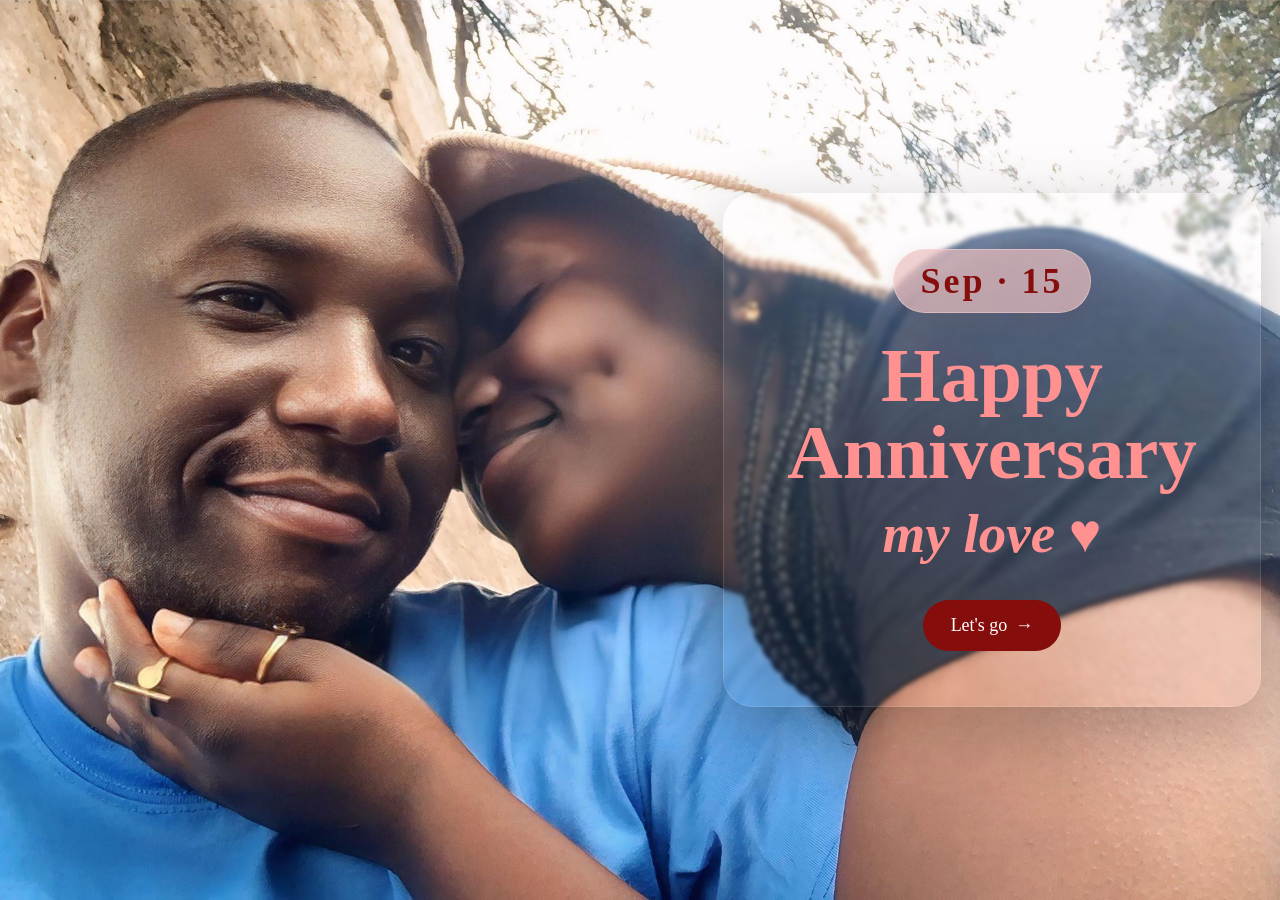
<file: index.html>
<!DOCTYPE html>
<html lang="en">

<head>
    <meta charset="UTF-8">

    <meta name="viewport" content="width=device-width, initial-scale=1.0">

    <title>Happy Anniversary ❤️</title>

    <link rel="stylesheet" href="style.css">
</head>

<body>

    <main class="landing-page">

        <section class="welcome-content">

            <p class="date">
                Sep · 15
            </p>

            <h1>
                Happy Anniversary
            </h1>

            <h2>
                my love <span class="normal-text">♥️</span>
            </h2>

            <a href="page2.html" class="start-button">
                Let's go<span>→</span>
            </a>

        </section>

    </main>

</body>

</html>
</file>
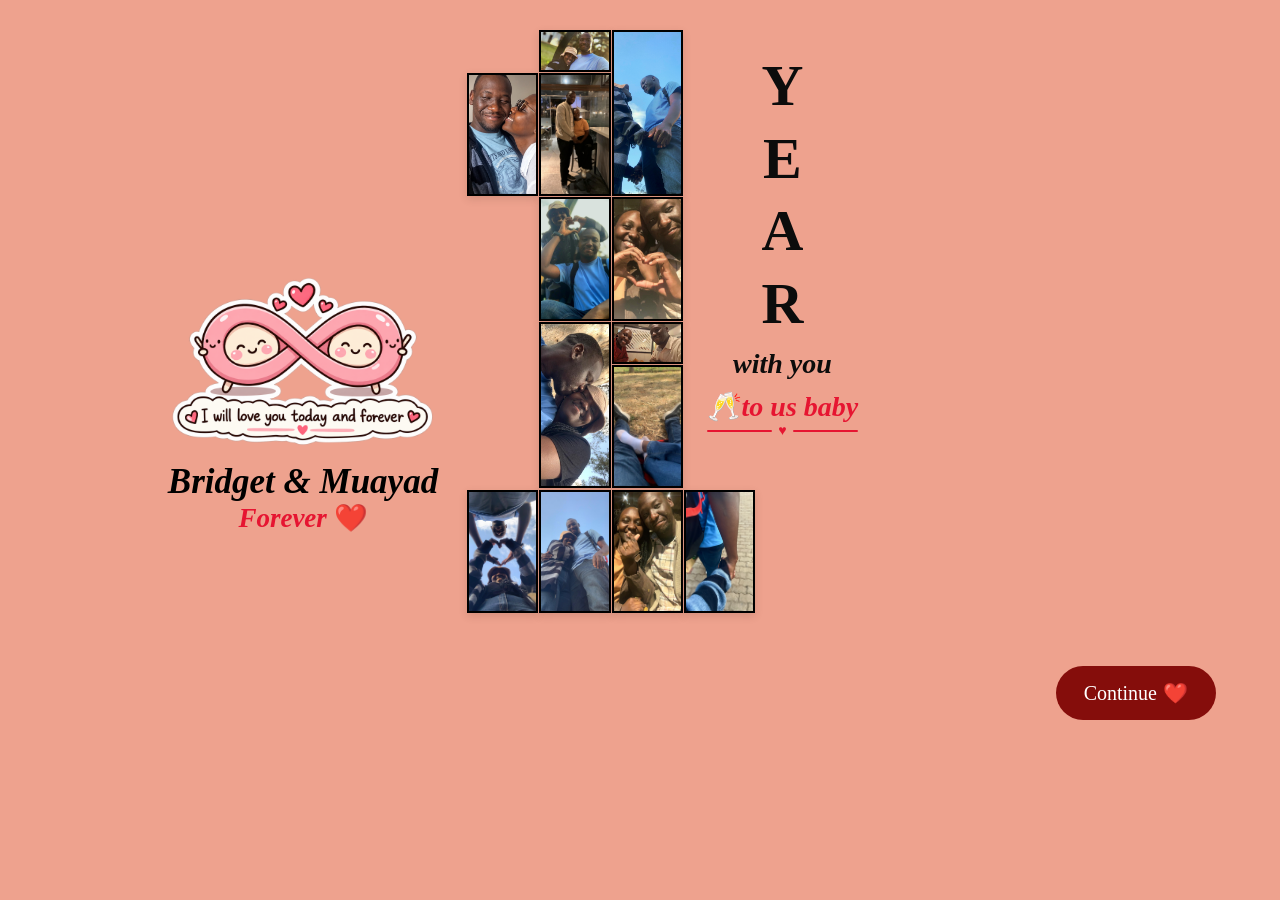
<file: page2.html>
<!DOCTYPE html>
<html lang="en">

<head>
    <meta charset="UTF-8">

    <meta name="viewport" content="width=device-width, initial-scale=1.0">

    <title>One Year With You ❤️</title>

    <link rel="stylesheet" href="style.css">
</head>

<body>

    <main class="year-page">

        <!-- PHOTO COLLAGE -->
        <section class="one-section">

            <div class="photo-one">

                <img src="assets/images/Photo1.jpg" alt="">
                <img src="assets/images/Photo2.jpg" alt="">
                <img src="assets/images/Photo3.jpg" alt="">
                <img src="assets/images/Photo4.jpg" alt="">
                <img src="assets/images/Photo5.jpg" alt="">
                <img src="assets/images/Photo6.jpg" alt="">
                <img src="assets/images/Photo7.jpg" alt="">
                <img src="assets/images/Photo8.jpg" alt="">
                <img src="assets/images/Photo9.jpg" alt="">
                <img src="assets/images/Photo10.jpg" alt="">
                <img src="assets/images/Photo11.jpg" alt="">
                <img src="assets/images/Photo12.jpg" alt="">
                <img src="assets/images/Holdinghands1.jpg" alt="">

            </div>


        </section>


        <!-- YEAR TEXT -->

        <section class="year-text">

            <div class="year-letters">
                <span>Y</span>
                <span>E</span>
                <span>A</span>
                <span>R</span>
            </div>

            <p class="with-you">
                with you
            </p>

            <p class="to-us">
                <span class="normal-text">🥂</span>to us baby 
            </p>

            <div class="pink-line">
                <span></span>
                <b>♥</b>
                <span></span>
            </div>

        </section>


        <!-- LOVE SECTION -->

        <section class="love-section">
        
            <!-- STICKER -->
            <img
                class="infinity-sticker"
                src="assets/stickers/infinity sticker.png"
                alt="Infinity"
            >
        
            <div class="love-text">
        <h2>Bridget & Muayad</h2>

        <p class="forever">
            Forever <span class="normal-text">❤️</span>
        </p>
         </div>

        </section>


        <!-- CONTINUE -->

            <a href="page3.html" class="continue-button">
                Continue<span>❤️</span>
            </a>    

    </main>

</body>

</html>
</file>
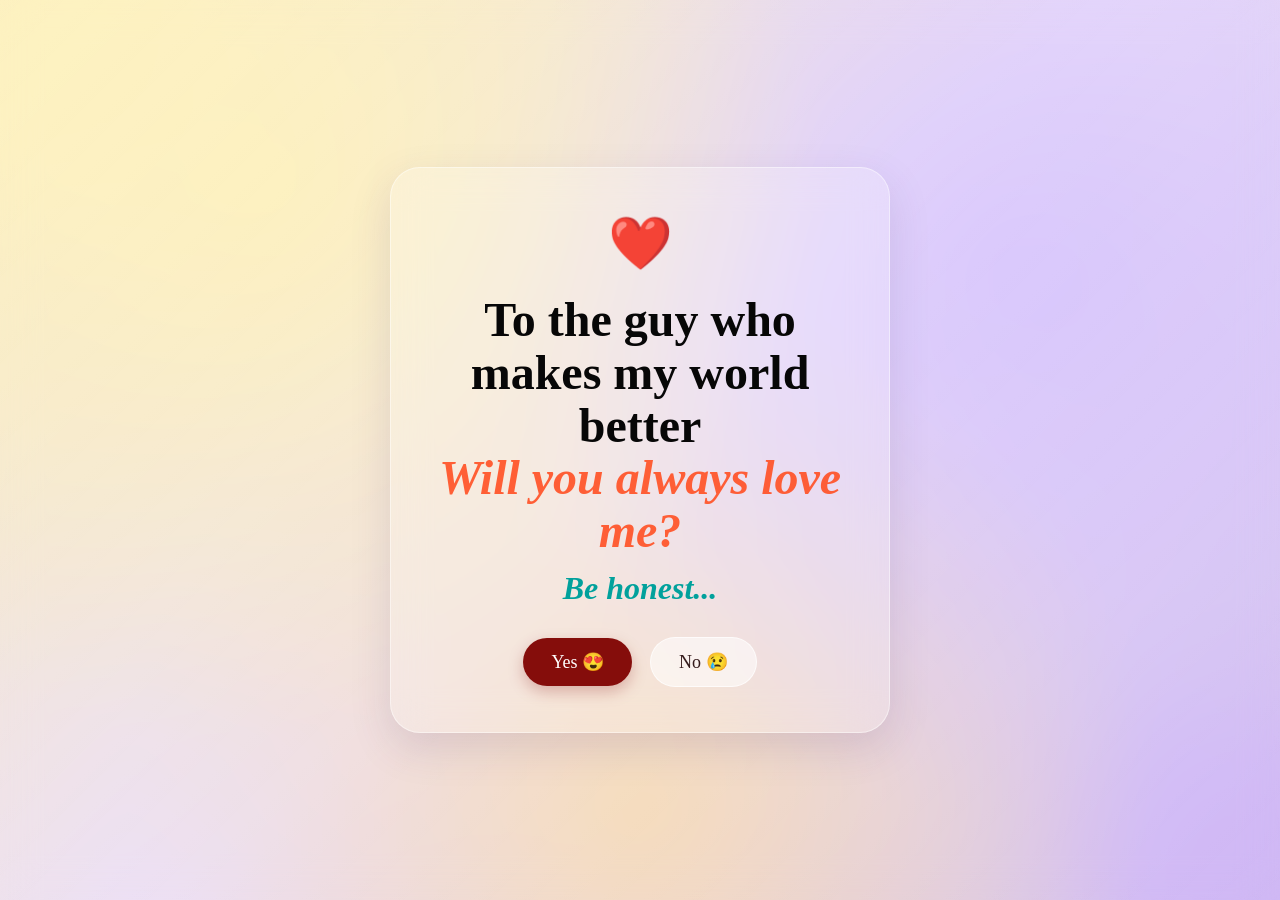
<file: page3.html>
<!DOCTYPE html>
<html lang="en">

<head>
    <meta charset="UTF-8">

    <meta
        name="viewport"
        content="width=device-width, initial-scale=1.0"
    >

    <title> Question? </title>

    <link rel="stylesheet" href="style.css">
</head>

<body>

    <!-- ==========================================
         PAGE 3
    =========================================== -->

    <section class="page3">

        <!-- FROSTED GLASS BACKGROUND -->
        <div class="frosted-background"></div>


        <!-- DECORATIVE GLOW -->
        <div class="glow glow-yellow"></div>
        <div class="glow glow-purple"></div>


        <!-- ======================================
             QUESTION CARD
        ======================================= -->

        <div class="question-card">

            <div class="question-heart">
                ❤️
            </div>

            <h1>To the guy who makes my world better</h1>

            <h2>Will you always love me?</h2>

            <p class="playful-text">
                Be honest...
            </p>


            <!-- ==================================
                 ANSWER BUTTONS
            =================================== -->

            <div class="answer-buttons">

                <button
                    class="yes-button"
                    onclick="goToPage4()"
                >
                    Yes 😍
                </button>


                <button
                    class="no-button"
                    id="noButton"
                >
                    No 😢
                </button>

            </div>

        </div>

    </section>


    <!-- JAVASCRIPT -->
    <script src="script.js"></script>

</body>

</html>
</file>
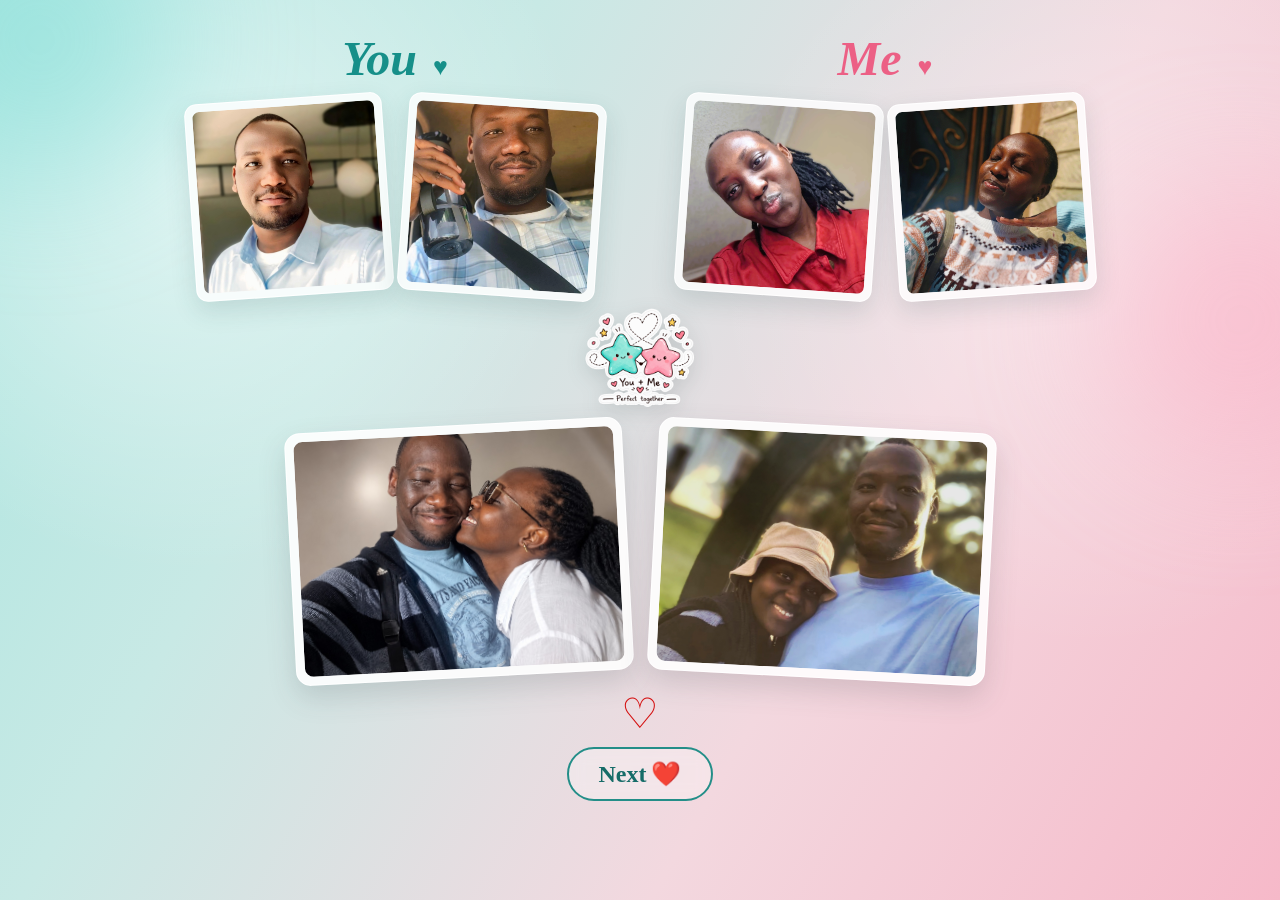
<file: page4.html>
<!DOCTYPE html>
<html lang="en">

<head>
    <meta charset="UTF-8">

    <meta
        name="viewport"
        content="width=device-width, initial-scale=1.0"
    >

    <title>Us forever</title>

    <link rel="stylesheet" href="style.css">
</head>

<body>

    <!-- ==========================================
         PAGE 4 — YOU & ME
    =========================================== -->

    <section class="page4">

        <!-- ======================================
             DECORATIVE BACKGROUND
        ======================================= -->

        <div class="page4-glow page4-glow-teal"></div>
        <div class="page4-glow page4-glow-pink"></div>


        <!-- ======================================
             TOP SECTION — YOU & ME
        ======================================= -->

        <div class="people-section">

            <!-- ==============================
                 YOU
            =============================== -->

            <div class="person person-you">

                <h2 class="person-title">
                    You
                    <span>♥</span>
                </h2>

                <div class="person-photos">

                    <div class="photo-frame photo-you-1">
                        <img
                            src="assets/images/Muayad1.jpg"
                            alt="You"
                        >
                    </div>

                    <div class="photo-frame photo-you-2">
                        <img
                            src="assets/images/Muayad2.jpg"
                            alt="You"
                        >
                    </div>

                </div>

            </div>


            <!-- ==============================
                 ME
            =============================== -->

            <div class="person person-me">

                <h2 class="person-title">
                    Me
                    <span>♥</span>
                </h2>

                <div class="person-photos">

                    <div class="photo-frame photo-me-1">
                        <img
                            src="assets/images/Bridget1.jpg"
                            alt="Me"
                        >
                    </div>

                    <div class="photo-frame photo-me-2">
                        <img
                            src="assets/images/Bridget2.jpg"
                            alt="Me"
                        >
                    </div>

                </div>

            </div>

        </div>



        <!-- ======================================
            CENTER STICKER
        ======================================= -->

        <div class="sticker-section">

            <img
                class="you-me-sticker"
                src="assets/stickers/Together.png"
                alt="You and Me"
            >
        
        </div>


        <!-- ======================================
             COUPLE PHOTOS
        ======================================= -->

        <div class="couple-section">

            <div class="couple-photo couple-photo-1">
                <img
                    src="assets/images/Photo1.jpg"
                    alt="Us together"
                >
            </div>

            <div class="couple-photo couple-photo-2">
                <img
                    src="assets/images/Photo2.jpg"
                    alt="Us together"
                >
            </div>

        </div>


        <!-- ======================================
             BOTTOM MESSAGE
        ======================================= -->

        <div class="page4-bottom">

            <div class="little-hearts">
                ♡
            </div>

            <button
                class="page4-next"
                onclick="goToPage5()"
            >
                Next<span>❤️</span>
            </button>

        </div>

    </section>


    <!-- ==========================================
         JAVASCRIPT
    =========================================== -->

    <script src="script.js"></script>

</body>

</html>
</file>
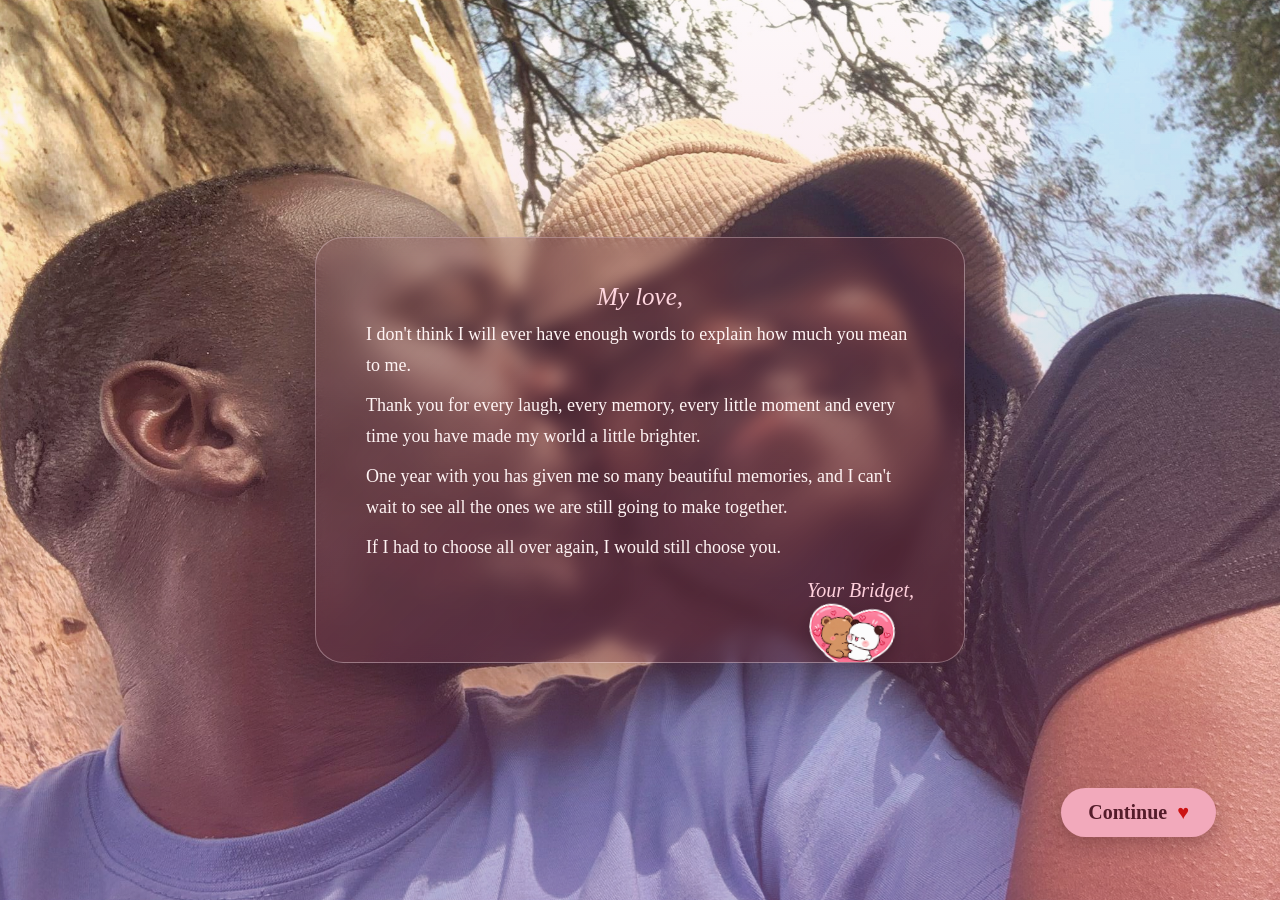
<file: page5.html>
<!DOCTYPE html>
<html lang="en">

<head>

    <meta charset="UTF-8">

    <meta
        name="viewport"
        content="width=device-width, initial-scale=1.0"
    >

    <title>My Love Letter ♥️</title>

    <link rel="stylesheet" href="style.css">

</head>

<body>

    <!-- ==========================================
         PAGE 5 — LOVE LETTER
    =========================================== -->

    <section class="page5">

        <!-- ======================================
             BACKGROUND PHOTO
        ======================================= -->

        <div class="letter-background"></div>


        <!-- ======================================
             LOVE LETTER CONTAINER
        ======================================= -->

        <div class="letter-card">

            <div class="letter-content">

                <p class="letter-opening">
                    My love,
                </p>

                <div class="letter-text">

                    <p>
                        I don't think I will ever have
                        enough words to explain how much you
                        mean to me.
                    </p>

                    <p>
                        Thank you for every laugh, every memory,
                        every little moment and every time you
                        have made my world a little brighter.
                    </p>

                    <p>
                        One year with you has given me so many
                        beautiful memories, and I can't wait to
                        see all the ones we are still going to
                        make together.
                    </p>

                    <p>
                        If I had to choose all over again,
                        I would still choose you.
                    </p>

                    <p class="letter-ending">
                        Your Bridget,
                    </p>

                </div>


                <!-- ==================================
                     STICKER
                =================================== -->

                <img
                    class="letter-sticker"
                    src="assets/stickers/Love.png"
                    alt="Love sticker"
                >

            </div>

        </div>


        <!-- ======================================
             NEXT BUTTON
        ======================================= -->

        <button
            class="page5-next"
            onclick="goToPage6()"
        >
            Continue
            <span>♥</span>
        </button>

    </section>


    <script src="script.js"></script>

</body>

</html>
</file>
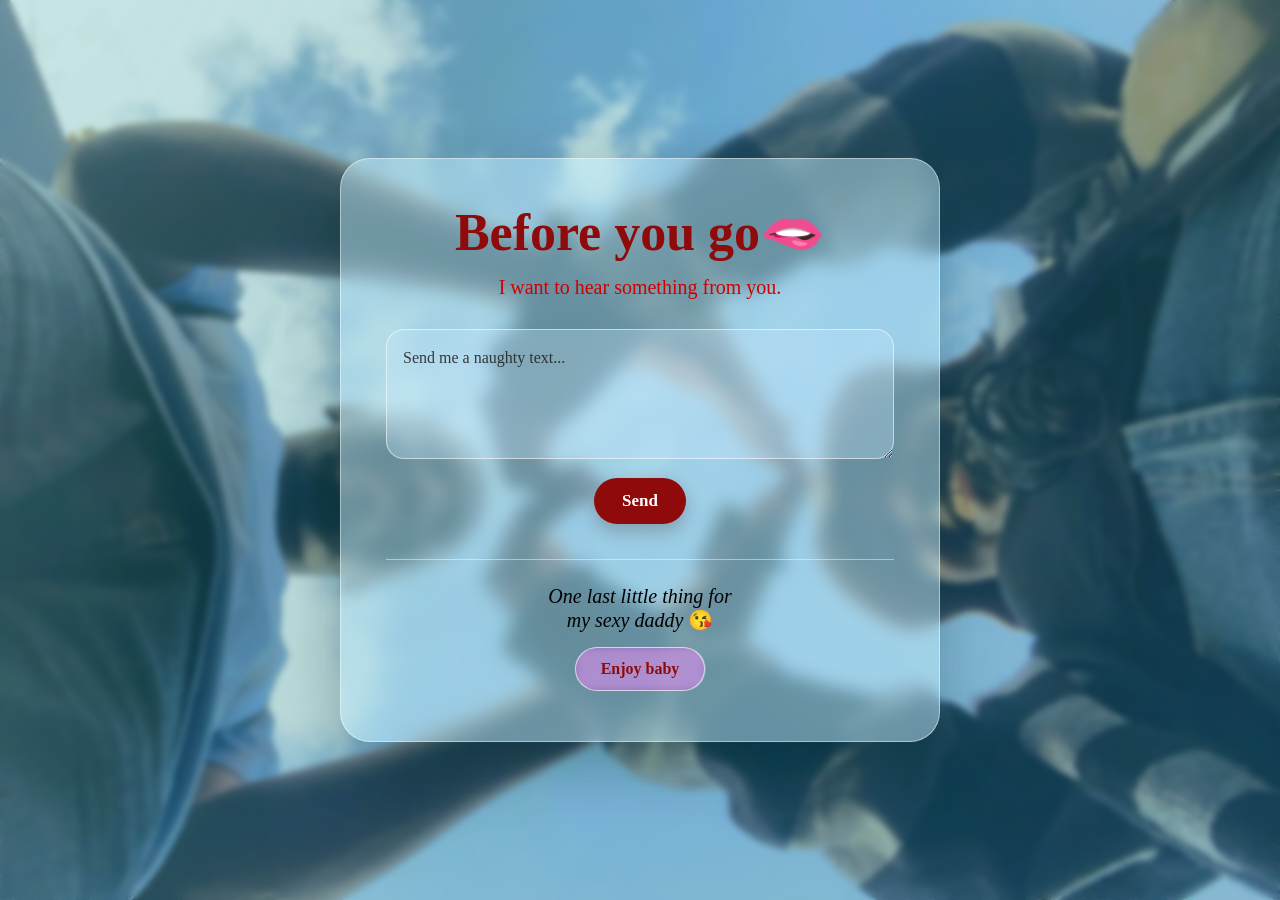
<file: page6.html>
<!DOCTYPE html>
<html lang="en">

<head>
    <meta charset="UTF-8">
    <meta name="viewport" content="width=device-width, initial-scale=1.0">

    <title>One Last Thing ❤️</title>

    <link rel="stylesheet" href="style.css">
</head>

<body>

<section class="page6">

    <!-- BACKGROUND PHOTO -->
    <div class="final-background"></div>

    <!-- TEAL MIRROR GLASS -->
    <div class="teal-glass"></div>

    <!-- MAIN CONTENT -->
    <div class="final-card">

        <h1>
            Before you go🫦
        </h1>

        <p class="final-message">
            I want to hear something from you.
        </p>

        <!-- MESSAGE SECTION -->
        <div class="message-section">

            <textarea
                id="messageInput"
                placeholder="Send me a naughty text... "
            ></textarea>

            <button class="send-message" onclick="sendMessage()">
                Send
            </button>

        </div>


        <!-- SONG SECTION -->
        <div class="song-section" id="songSection">

            <div class="song-line"></div>

            <p class="song-intro">
                One last little thing for<br>
                my sexy daddy <span class="normal-text">😘</span>
            </p>

            <a
                href="https://open.spotify.com/playlist/4qlVGHza8TkF3kbCUH947a?si=xibmU1BfRVSMkJ4o2d2mkg&utm_source=copy-link"
                target="_blank"
                class="song-button"
            >
                Enjoy baby
            </a>

        </div>

    </div>

</section>

<script src="script.js"></script>

</body>
</html>
</file>
<file: style.css>
/* ------------------------------
   BASIC RESET
------------------------------ */

* {
    margin: 0;
    padding: 0;
    box-sizing: border-box;
}

body {
    font-family: Georgia, serif;
    color: #ff9191;
}


/* ------------------------------
   LANDING PAGE
------------------------------ */

.landing-page {
    min-height: 100vh;
    width: 100%;

    display: flex;
    align-items: center;
    justify-content: center;

    position: relative;
    overflow: hidden;

    /* Your image fills the entire screen */
    background-image:
        url("assets/images/anniversary.jpg");

    background-size: cover;
    background-position: center;
    background-repeat: no-repeat;
}


/* ------------------------------
   PHOTO
------------------------------ */

.photo-container {
    position: absolute;

    width: 60%;
    max-width: 800px;

    left: 0%;
    top: 50%;

    transform: translateY(-50%);

    z-index: 1;

}

.couple-photo {
    width: 100%;
    display: block;

    filter: saturate(0.9);

    /* Soft shadow around the photograph */
    box-shadow:
        0 25px 60px rgba(70, 40, 50, 0.20);

    /*
       This makes the image slightly softer.
       We can adjust this later.
    */
    filter: saturate(0.9);
}


/* ------------------------------
   TEXT
------------------------------ */

.welcome-content {
    position: relative;

    z-index: 2;

    width: 42%;
    margin-left: 55%;

    text-align: center;

    padding: 55px 45px;

    display: flex;
    flex-direction: column;
    align-items: center;

    /* Glass effect */
    background: rgba(255, 255, 255, 0.015);

    backdrop-filter: blur(2px);
    -webkit-backdrop-filter: blur(2px);

    /* Glass border */
    border: 1px solid rgba(255, 255, 255, 0.12);

    /* Soft rounded shape */
    border-radius: 30px;

    /* Floating shadow */
    box-shadow:
        0 25px 70px rgba(0, 0, 0, 0.25);

    animation: appear 1.5s ease forwards;
}


.date {
    font-family: 'Times New Roman', Times, serif;

    font-size: 36px;
    font-weight: bold;
    letter-spacing: 3px;

    color: #850d0b;

    padding: 10px 26px;

    /* Soft pink-nude glass */
    background: rgba(235, 190, 190, 0.70);

    backdrop-filter: blur(2px);
    -webkit-backdrop-filter: blur(2px);

    /* Soft nude-pink border */
    border: 1px solid rgba(255, 220, 220, 0.45);

    border-radius: 50px;

    box-shadow:
        0 8px 25px rgba(120, 70, 70, 0.15);

    margin-bottom: 25px;

    opacity: 1;
}


h1 {
    font-size: clamp(45px, 6vw, 80px);

    line-height: 1.0;

    font-weight: bold;

    margin-bottom: 10px;
}

.normal-text {
    font-style: normal;
    font-weight: bold;
}

h2 {
    font-size: clamp(35px, 5vw, 55px);

    font-weight: bold;

    font-style: italic;

    margin-bottom: 35px;

    
}



/* ------------------------------
   BUTTON
------------------------------ */

.start-button {
    border: none;

    background: #850d0b;

    color: white;

    padding: 15px 28px;

    border-radius: 50px;

    font-size: 18px;

    text-decoration: none; /* removes underline */

    cursor: pointer;

    transition:
        transform 0.3s ease,
        box-shadow 0.3s ease;
}


.start-button span {
    display: inline-block;

    margin-left: 8px;

    transition: transform 0.3s ease;
}


.start-button:hover {
    transform: translateY(-4px);

    box-shadow:
        0 12px 30px rgba(70, 40, 50, 0.25);
}


.start-button:hover span {
    transform: translateX(5px);
}


/* ------------------------------
   PAGE LOAD ANIMATION
------------------------------ */

@keyframes appear {

    from {
        opacity: 0;
        transform: translateY(25px);
    }

    to {
        opacity: 1;
        transform: translateY(0);
    }

}


/* ------------------------------
   MOBILE
------------------------------ */

@media (max-width: 700px) {

    .landing-page {
        min-height: 100svh;
        width: 100%;

         background-image: url("assets/images/anniversary mobile.jpg");

        background-size: cover;
        background-position: center;
        background-repeat: no-repeat;
    }

    .welcome-content {
        width: 88%;
        margin-left: 0;

        padding: 45px 25px;

        border-radius: 25px;
    }

    .date {
        font-size: 28px;
        letter-spacing: 3px;
        margin-bottom: 15px;
    }

    h1 {
        font-size: clamp(42px, 12vw, 58px);
        line-height: 1;
    }

    h2 {
        font-size: clamp(28px, 8vw, 40px);
        margin-bottom: 30px;
    }

    .start-button {
        padding: 14px 26px;
        font-size: 17px;
    }
}


/*-----------------------------------------------------------------------------------------------------------
-------------------------------------------------------------------------------------------------------------*/

/* ==================================================
   PAGE 2 — ONE YEAR
   NEW COLLAGE LAYOUT
================================================== */

.year-page {
    min-height: 100svh;
    width: 100%;

    background: #eea28e;

    position: relative;

    display: flex;
    flex-direction: column;
    align-items: center;

    padding: 30px 20px 35px;

    overflow-x: hidden;

    color: #351c1c;
}


/* ==================================================
   THE NUMBER 1
================================================== */

.one-section {
    position: relative;

    width: 360px;
    height: 500px;

    margin-right: 130px;
}


/* ==================================================
   PHOTO COLLAGE — NUMBER 1
================================================== */

.photo-one {
    width: 100%;
    height: 100%;

    display: grid;

    grid-template-columns: repeat(5, 1fr);
    grid-template-rows: repeat(7, 1fr);

    gap: 1px;
}


/* ALL PHOTOS */

.photo-one img {
    width: 100%;
    height: 100%;

    object-fit: cover;

    display: block;

    opacity: 0;

    border: 2px solid rgb(0, 0, 0);

    box-shadow:
        0 3px 8px rgba(70, 40, 30, 0.15);

    animation: photoAppear 0.6s ease forwards;
}


/* ==================================================
   TOP — 3 PHOTOS
================================================== */

/* PHOTO 1 — wide and short */
.photo-one img:nth-child(1) {
    grid-column: 2;
    grid-row: 2;
}

/* PHOTO 2 — medium */
.photo-one img:nth-child(2) {
    grid-column: 3;
    grid-row: 1;
}

/* PHOTO 3 — taller/larger */
.photo-one img:nth-child(3) {
    grid-column: 4;
    grid-row: 1 / span 2;
}

/* ==================================================
   STEM — TWO COLUMNS
================================================== */

.photo-one img:nth-child(4) {
    grid-column: 3;
    grid-row: 2;
}

.photo-one img:nth-child(5) {
    grid-column: 4;
    grid-row: 3;
}

.photo-one img:nth-child(6) {
    grid-column: 3;
    grid-row: 3;
}

.photo-one img:nth-child(7) {
    grid-column: 4;
    grid-row: 4;
}

.photo-one img:nth-child(8) {
    grid-column: 3;
    grid-row: 4 / span 2;
}

.photo-one img:nth-child(9) {
    grid-column: 4;
    grid-row: 5;
}


/* ==================================================
   BOTTOM — 3 PHOTOS
================================================== */

.photo-one img:nth-child(10) {
    grid-column: 2;
    grid-row: 7;
}

.photo-one img:nth-child(11) {
    grid-column: 3;
    grid-row: 7;
}

.photo-one img:nth-child(12) {
    grid-column: 4;
    grid-row: 7; 
}
.photo-one img:nth-child(13) {
    grid-column: 5;
    grid-row: 7; 
}


/* ==================================================
   YEAR — RIGHT SIDE
================================================== */

.year-text {
    position: absolute;

    /*
       Place YEAR beside the 1
    */

    top: 50px;

    left: calc(47% + 105px);

    text-align: center;
}


/* YEAR */

.year-letters {
    display: flex;

    flex-direction: column;

    align-items: center;

    font-family: 'Times New Roman', Times, serif;

    font-weight: bold;

    font-size: 58px;

    line-height: 1.25;

    color: #0c0c0c;
}


.year-letters span {
    opacity: 0;

    animation:
        letterAppear 0.5s ease forwards;
}


.year-letters span:nth-child(1) {
    animation-delay: 1s;
}

.year-letters span:nth-child(2) {
    animation-delay: 1.1s;
}

.year-letters span:nth-child(3) {
    animation-delay: 1.2s;
}

.year-letters span:nth-child(4) {
    animation-delay: 1.3s;
}


/* with you */

.with-you {
    margin-top: 8px;
    margin-bottom: 5px;

    font-family: cursive;
    font-size: 28px;
    font-style: italic;
    font-weight: bold;
    color: #0c0c0c;

    opacity: 0;
    animation:
        fadeUp 0.8s ease 1.5s forwards;
}

/* to us baby */

.to-us {
    font-family: Times, serif;
    font-size: 28px;
    font-style: italic;
    font-weight: bold;
    color: #e61531;
    margin-top: 10px;
}


/* ==================================================
   PINK LINE
================================================== */

.pink-line {
    display: flex;
    align-items: center;
    justify-content: center;
    gap: 6px;
    margin-bottom: 8px;
}

.pink-line span {
    width: 65px;
    height: 2px;
    background: #e61531;
    border-radius: 10px;
}

.pink-line b {
    font-size: 14px;
    color: #e61531;
}


/* ==================================================
   LOVE SECTION
================================================== */

.love-section {
    position: absolute;
    left: 10%;
    top: 30%;
    width: 350px;

    display: flex;
    flex-direction: column;
    align-items: center;
    text-align: center;

    z-index: 5;
}

/* ==================================================
   INFINITY STICKER
================================================== */

.infinity-sticker {
    width: 280px;
    height: auto;

    display: block;

    opacity: 1;

    margin-bottom: 5px;
}


/* ==================================================
   BRIDGET & MUAYAD
================================================== */

.love-text h2 {
    font-family: cursive;
    font-size: 35px;
    font-weight: bold;

    color: #000000;

    margin: 0;
}


/* ==================================================
   FOREVER
================================================== */

.love-text .forever {
    font-family: cursive;
    font-size: 27px;
    font-style: italic;
    font-weight: bold;

    color: #e61531;

    margin: 0;
}


/*
   Keeps the heart in the
   normal emoji appearance
*/

.normal-text {
    font-family: Arial, sans-serif;
}


/* ==================================================
   CONTINUE
================================================== */

.continue-button {
    margin-top: 20px;
    position: absolute;
    right: 5%;
    bottom: 20%;

    z-index: 5;

    border: none;
    background: #850d0b;
    color: white;

    padding: 15px 28px;
    border-radius: 50px;
    font-size: 20px;

    text-decoration: none; /* removes underline */

    cursor: pointer;
    opacity: 0;
    animation:
        fadeUp 0.8s ease 2.4s forwards;
}


.continue-button span {
    display: inline-block;

    margin-left: 6px;

    transition:
        transform 0.3s ease;
}


.continue-button:hover span {
    transform: translateX(5px);
}


/* ==================================================
   ANIMATIONS
================================================== */

@keyframes photoAppear {

    from {
        opacity: 0;
        transform: scale(0.8);
    }

    to {
        opacity: 1;
        transform: scale(1);
    }
}


@keyframes stickerAppear {

    from {
        opacity: 0;

        transform:
            scale(0.5)
            rotate(-10deg);
    }

    to {
        opacity: 1;

        transform:
            scale(1)
            rotate(5deg);
    }
}


@keyframes stickerFloat {

    0%,
    100% {
        transform:
            rotate(5deg)
            translateY(0);
    }

    50% {
        transform:
            rotate(8deg)
            translateY(-4px);
    }
}


@keyframes letterAppear {

    from {
        opacity: 0;

        transform:
            translateY(15px);
    }

    to {
        opacity: 1;

        transform:
            translateY(0);
    }
}


@keyframes fadeUp {

    from {
        opacity: 0;

        transform:
            translateY(20px);
    }

    to {
        opacity: 1;

        transform:
            translateY(0);
    }
}


/* ==================================================
   MOBILE — RESPONSIVE COMPOSITION
================================================== */

@media (max-width: 700px) {

    .year-page {
    min-height: 100svh;
    width: 100%;

    padding: 15px 8px 20px;

    overflow-x: hidden;
    overflow-y: auto;

    position: relative;

    display: grid;

    grid-template-columns: minmax(0, 1fr) 105px;
    grid-template-rows: 320px auto;

    column-gap: 0px;
    row-gap: 0;

    align-items: start;
}

    /* ==================================================
       NUMBER 1
    ================================================== */

    .one-section {
        grid-column: 1;
        grid-row: 1;

        width: 380px;
        height: 320px;

        margin: 0px;
        justify-self: start;

        position: relative;

        transform: translateX(-65px);
    }


    /* ==================================================
       PHOTO COLLAGE
    ================================================== */

    .photo-one {
        width: 100%;
        height: 100%;

        display: grid;

        gap: 1px;
    }


    .photo-one img {
        width: 100%;
        height: 100%;

        object-fit: cover;

        border-width: 1px;

        box-shadow:
            0 2px 6px rgba(70, 40, 30, 0.15);
    }


    /* ==================================================
       YEAR — CLOSE TO THE 1
    ================================================== */

    .year-text {
        grid-column: 1;
        grid-row: 1;

        position: static;

        width: 230%;

        margin-top: 25px;

        transform: translateX(-30px);

        text-align: center;
    }


    .year-letters {
        font-size: 56px;

        line-height: 1.40;

        letter-spacing: 0;
    }


    .with-you {
        font-size: 32px;

        margin-top: 5px;
        margin-bottom: 0;

        white-space: nowrap;
    }


    .to-us {
        font-size: 20px;

        margin-top: 25px;

        line-height: 1.1;
    }


    /* ==================================================
       PINK LINE
    ================================================== */

    .pink-line {
        gap: 3px;

        margin-bottom: 0;
    }


    .pink-line span {
        width: 25px;
        height: 2px;
    }


    .pink-line b {
        font-size: 12px;
    }


    /* ==================================================
       LOVE SECTION
       PULL IT CLOSER TO THE COLLAGE
    ================================================== */

.love-section {
    grid-column: 1;
    grid-row: 2;

    position: relative;

    width: 240px;

    /* Move it up so it sits directly under the 1 */
    margin-top: 190px;
    margin-bottom: 0;

    justify-self: start;

    display: flex;
    flex-direction: column;
    align-items: center;

    text-align: left;

    z-index: 5;
    }

    /* ==================================================
       INFINITY STICKER
    ================================================== */

    .infinity-sticker {
    display: none;
    }

    /* ==================================================
       BRIDGET & MUAYAD
    ================================================== */

   .love-text {
    margin-left: 0px;
    text-align: center;
    }


    .love-text h2 {
        font-size: 30px;

        line-height: 1.1;
        font-weight: bold;

        margin-top: 0px;

        white-space: nowrap;
    }


    /* ==================================================
       FOREVER
    ================================================== */

    .love-text .forever {
        font-size: 28px;
        font-weight: bold;

        margin: 2px 0 0;
    }


    /* ==================================================
       CONTINUE
       KEEP IT CLOSE TO THE LOVE SECTION
    ================================================== */

    .continue-button {
        grid-column: 2;
        grid-row: 2;

        position: relative;

        align-self: start;
        justify-self: end;

        margin-top: 450px;
        margin-bottom: 0;

        padding: 11px 15px;

        font-size: 14px;

        white-space: nowrap;

        z-index: 10;
    }


    /* ==================================================
       ANIMATIONS
    ================================================== */

    .year-letters span:nth-child(1) {
        animation-delay: 0.8s;
    }

    .year-letters span:nth-child(2) {
        animation-delay: 0.9s;
    }

    .year-letters span:nth-child(3) {
        animation-delay: 1s;
    }

    .year-letters span:nth-child(4) {
        animation-delay: 1.1s;
    }

}

/*---------------------------------------------------------------------------------------------------------------------
---------------------------------------------------------------------------------------------------------------------*/

/* ==================================================
   PAGE 3 — FROSTED GLASS
================================================== */

.page3 {

    min-height: 100svh;
    width: 100%;

    position: relative;

    display: flex;
    align-items: center;
    justify-content: center;

    overflow: hidden;

    background:
        radial-gradient(
            circle at 20% 20%,
            rgba(255, 239, 170, 0.9),
            transparent 45%
        ),

        radial-gradient(
            circle at 80% 30%,
            rgba(205, 183, 255, 0.75),
            transparent 45%
        ),

        radial-gradient(
            circle at 50% 90%,
            rgba(255, 220, 150, 0.7),
            transparent 50%
        ),

        linear-gradient(
            135deg,
            #f8e7a8,
            #e7d8f7,
            #cdb8ed
        );

}


/* ==================================================
   FROSTED GLASS LAYER
================================================== */

.frosted-background {

    position: absolute;

    inset: 0;

    background:
        linear-gradient(
            135deg,
            rgba(255, 255, 255, 0.28),
            rgba(255, 255, 255, 0.08)
        );

    backdrop-filter: blur(18px);

    -webkit-backdrop-filter: blur(18px);

    pointer-events: none;

    z-index: 1;
}


/* ==================================================
   BACKGROUND GLOWING CIRCLES
================================================== */

.glow {

    position: absolute;

    width: 280px;
    height: 280px;

    border-radius: 50%;

    filter: blur(60px);

    opacity: 0.45;

    pointer-events: none;

    z-index: 0;
}


.glow-yellow {

    background: #fff0a8;

    top: -80px;
    left: -80px;
}


.glow-purple {

    background: #c9a8ff;

    right: -80px;
    bottom: -80px;
}


/* ==================================================
   QUESTION CARD
================================================== */

.question-card {

    position: relative;

    z-index: 5;

    width: min(90%, 500px);

    padding: 45px 30px;

    text-align: center;

    background: rgba(255, 255, 255, 0.22);

    border: 1px solid rgba(255, 255, 255, 0.45);

    border-radius: 30px;

    backdrop-filter: blur(18px);

    -webkit-backdrop-filter: blur(18px);

    box-shadow:
        0 15px 40px rgba(90, 60, 120, 0.15);

}


/* ==================================================
   HEART
================================================== */

.question-heart {

    font-size: 52px;

    margin-bottom: 20px;

    animation:
        heartFloat 2s ease-in-out infinite;

}


/* ==================================================
   MAIN QUESTION
================================================== */

.question-card h1 {

    margin: 0;

    font-family: 'Times New Roman', Times, serif;

    font-size:
        clamp(32px, 6vw, 48px);

    font-weight: bold;

    line-height: 1.1;

    color: #070707;

}

.question-card h2 {

    margin: 0;

    font-family:'Georgia', Times,serif;

    font-size:
        clamp(32px, 6vw, 48px);

    font-weight: bold;

    line-height: 1.1;

    color: #ff5024e8;

}


/* ==================================================
   PLAYFUL TEXT
================================================== */

.playful-text {

    margin:
        12px 0 30px;

    font-family: cursive;

    font-size: 32px;
    font-weight: bold;
    font-style: italic;

    color: #01a19c;

}


/* ==================================================
   BUTTON CONTAINER
================================================== */

.answer-buttons {

    display: flex;

    justify-content: center;

    align-items: center;

    gap: 18px;

    position: relative;

}


/* ==================================================
   BOTH BUTTONS
================================================== */

.yes-button,
.no-button {

    border: none;

    padding: 13px 28px;

    border-radius: 50px;

    font-size: 18px;

    font-family: inherit;

    cursor: pointer;

    transition:
        transform 0.25s ease,
        box-shadow 0.25s ease;

}


/* ==================================================
   YES BUTTON
================================================== */

.yes-button {

    background: #850d0b;

    color: white;

    box-shadow:
        0 6px 15px
        rgba(133, 13, 11, 0.25);

}


.yes-button:hover {

    transform: scale(1.08);

    box-shadow:
        0 8px 20px
        rgba(133, 13, 11, 0.35);

}


/* ==================================================
   NO BUTTON
================================================== */

.no-button {

    background:
        rgba(255, 255, 255, 0.55);

    color: #351c1c;

    border:
        1px solid
        rgba(255, 255, 255, 0.7);

}


.no-button:hover {

    transform: scale(0.95);

}


/* ==================================================
   HEART ANIMATION
================================================== */

@keyframes heartFloat {

    0%,
    100% {

        transform:
            translateY(0);

    }

    50% {

        transform:
            translateY(-7px);

    }

}


/* ==================================================
   MOBILE
================================================== */

@media (max-width: 700px) {

    .page3 {

        min-height: 100svh;

        padding:
            20px 15px;

        overflow: hidden;

    }


    .question-card {

        width: 90%;

        padding:
            35px 20px;

        border-radius: 25px;

    }


    .question-heart {

        font-size: 38px;

    }


    .question-card h1 {

        font-size:
            clamp(28px, 8vw, 38px);

    }


    .playful-text {

        font-size: 20px;

        margin:
            10px 0 25px;

    }


    .answer-buttons {

        gap: 24px;

    }


    .yes-button,
    .no-button {

        padding:
            12px 22px;

        font-size: 16px;

    }


    .glow {

        width: 200px;

        height: 200px;

        filter: blur(45px);

    }

}

/*-----------------------------------------------------------------------------------------------------------
-------------------------------------------------------------------------------------------------*/


/* ==================================================
   PAGE 4 — YOU & ME
================================================== */

.page4 {
    min-height: 100svh;
    width: 100%;

    position: relative;

    display: flex;
    flex-direction: column;
    align-items: center;

    overflow: hidden;

    padding: 35px 30px 40px;

    background:
        radial-gradient(
            circle at 15% 20%,
            rgba(255, 255, 255, 0.55),
            transparent 30%
        ),
        radial-gradient(
            circle at 85% 30%,
            rgba(255, 255, 255, 0.35),
            transparent 30%
        ),
        linear-gradient(
            120deg,
            #a9e5df 0%,
            #c8e9e5 30%,
            #f3d8df 65%,
            #f6b9c9 100%
        );

    color: #183b3b;
}


/* ==================================================
   BACKGROUND GLOW
================================================== */

.page4-glow {
    position: absolute;

    width: 280px;
    height: 280px;

    border-radius: 50%;

    filter: blur(70px);

    opacity: 0.35;

    pointer-events: none;

    z-index: 0;
}

.page4-glow-teal {
    background: #61d8d0;

    top: -100px;
    left: -100px;
}

.page4-glow-pink {
    background: #ff9fbb;

    right: -100px;
    top: 20%;
}


/* ==================================================
   YOU & ME SECTION
================================================== */

.people-section {
    position: relative;

    z-index: 5;

    width: min(100%, 900px);

    display: grid;

    grid-template-columns: 1fr 1fr;

    gap: 80px;

    margin-bottom: 5px;
}


/* ==================================================
   PERSON
================================================== */

.person {
    display: flex;

    flex-direction: column;

    align-items: center;

    text-align: center;
}


/* ==================================================
   YOU / ME TITLES
================================================== */

.person-title {
    margin: 0 0 15px;

    font-family: cursive;

    font-size: 48px;

    font-style: italic;

    font-weight: bold;

    line-height: 1;

    text-transform: capitalize;
}

.person-you .person-title {
    color: #168f89;
}

.person-me .person-title {
    color: #ec6085;
}

.person-title span {
    font-family: Arial, sans-serif;

    font-size: 25px;

    margin-left: 4px;
}


/* ==================================================
   PERSONAL PHOTOS
================================================== */

.person-photos {
    width: 100%;

    display: grid;

    grid-template-columns: 1fr 1fr;

    gap: 15px;

    align-items: center;
}


/* ==================================================
   PHOTO FRAMES
================================================== */

.photo-frame {
    width: 100%;

    aspect-ratio: 1 / 1;

    padding: 7px;

    background: rgba(255, 255, 255, 0.8);

    border: 1px solid rgba(255, 255, 255, 0.9);

    border-radius: 12px;

    box-shadow:
        0 10px 25px rgba(40, 80, 80, 0.15);

    overflow: hidden;

    transition:
        transform 0.3s ease,
        box-shadow 0.3s ease;
}

.photo-frame img {
    width: 100%;
    height: 100%;

    display: block;

    object-fit: cover;

    border-radius: 7px;
}


/* Slight scrapbook rotation */

.photo-you-1 {
    transform: rotate(-4deg);
}

.photo-you-2 {
    transform: rotate(4deg);
}

.photo-me-1 {
    transform: rotate(4deg);
}

.photo-me-2 {
    transform: rotate(-4deg);
}


/* Hover */

.photo-frame:hover {
    transform: rotate(0deg) scale(1.04);

    box-shadow:
        0 15px 30px rgba(40, 80, 80, 0.22);

    z-index: 10;
}


/* ==================================================
   CENTER FIREWORK
================================================== */

.sticker-section {
    position: relative;
    z-index: 5;

    display: flex;
    justify-content: center;
    align-items: center;

    margin: 5px 0 10px;
}

.you-me-sticker {
    width: 120px;
    height: auto;

    display: block;

    filter: drop-shadow(0 6px 10px rgba(40, 60, 60, 0.15));

    animation: stickerFloat 2.5s ease-in-out infinite;
}



/* ==================================================
   STICKER ANIMATION
================================================== */

@keyframes stickerFloat {

    0%,
    100% {
        transform: translateY(0);
    }

    50% {
        transform: translateY(-5px);
    }
}

/* ==================================================
   COUPLE PHOTOS
================================================== */

.couple-section {
    position: relative;

    z-index: 5;

    width: min(100%, 700px);

    display: grid;

    grid-template-columns: 1fr 1fr;

    gap: 25px;

    margin-top: 0;
}


/* ==================================================
   COUPLE PHOTO FRAMES
================================================== */

.couple-photo {
    aspect-ratio: 4 / 3;

    padding: 8px;

    background: rgba(255, 255, 255, 0.88);

    border: 1px solid rgba(255, 255, 255, 0.95);

    border-radius: 15px;

    box-shadow:
        0 12px 28px rgba(60, 70, 80, 0.18);

    overflow: hidden;
}

.couple-photo img {
    width: 100%;
    height: 100%;

    display: block;

    object-fit: cover;

    border-radius: 9px;
}


/* Scrapbook rotation */

.couple-photo-1 {
    transform: rotate(-3deg);
}

.couple-photo-2 {
    transform: rotate(3deg);
}


/* ==================================================
   BOTTOM
================================================== */

.page4-bottom {
    position: relative;

    z-index: 5;

    display: flex;

    flex-direction: column;

    align-items: center;

    margin-top: 15px;
}

.little-hearts {
    font-size: 42px;

    color: #d40d0d;

    line-height: 1;

    margin-bottom: 12px;
}


/* ==================================================
   NEXT BUTTON
================================================== */

.page4-next {
    border: 2px solid #238e88;

    background: rgba(255, 255, 255, 0.3);

    color: #166c68;

    padding: 11px 30px;

    border-radius: 50px;

    font-family: inherit;

    font-size: 24px;

    font-weight: bold;

    cursor: pointer;

    backdrop-filter: blur(8px);

    -webkit-backdrop-filter: blur(8px);

    transition:
        transform 0.25s ease,
        background 0.25s ease;
}

.page4-next span {
    margin-left: 5px;
}

.page4-next:hover {
    transform: scale(1.07);

    background: rgba(255, 255, 255, 0.55);
}


/* ==================================================
   MOBILE — PAGE 4
================================================== */

@media (max-width: 700px) {

    .page4 {
        min-height: 100svh;

        padding: 25px 15px 30px;

        overflow-x: hidden;

        overflow-y: auto;
    }


    /* ==============================
       YOU & ME
    =============================== */

    .people-section {
        width: 85%;

        grid-template-columns: 1fr 1fr;

        gap: 20px;

        margin-bottom: 8px;
    }


    .person-title {
        font-size: 34px;

        margin-bottom: 12px;
    }

    .person-title span {
        font-size: 18px;
    }


    /* ==============================
       PERSONAL PHOTOS
    =============================== */

    .person-photos {
    
        display: grid;
        grid-template-columns: 1fr;
        grid-template-rows: auto auto;

        gap: 10px;

    }

    .photo-frame {
        padding: 4px;

        border-radius: 8px;
    }

    .photo-frame img {
        border-radius: 5px;
    }


    /* ==============================
       YOU & ME STICKER
    =============================== */

    .you-me-sticker {
        width: 80px;
    }



    /* ==============================
       COUPLE PHOTOS
    =============================== */

    .couple-section {
        width: 100%;

        gap: 12px;

        margin-top: 3px;
    }

    .couple-photo {
        padding: 5px;

        border-radius: 10px;
    }

    .couple-photo img {
        border-radius: 6px;
    }


    /* ==============================
       BOTTOM
    =============================== */

    .page4-bottom {
        margin-top: 12px;
    }

    .little-hearts {
        font-size: 48px;

        margin-bottom: 8px;
    }

    .page4-next {
        padding: 9px 25px;

        font-size: 15px;
    }


    /* ==============================
       GLOW
    =============================== */

    .page4-glow {
        width: 200px;
        height: 200px;

        filter: blur(50px);
    }
}


/*-----------------------------------------------------------------------------------------------------------
-------------------------------------------------------------------------------------------------------------*/


/* ==================================================
   PAGE 5 — LOVE LETTER
================================================== */

.page5 {
    min-height: 100svh;
    width: 100%;

    position: relative;

    display: flex;
    align-items: center;
    justify-content: center;

    overflow: hidden;

    padding: 40px 20px;

    background: #3c1822;
}


/* ==================================================
   BACKGROUND PHOTO
================================================== */

.letter-background {
    position: absolute;

    inset: 0;

    background-image:
        linear-gradient(
            rgba(228, 160, 182, 0.068),
            rgba(223, 109, 147, 0.404)
        ),
        url("assets/images/Photo13.jpg");

    background-size: cover;

    background-position: center;

    background-repeat: no-repeat;

    z-index: 0;

    transform: scale(1.02);
}


/* ==================================================
   LOVE LETTER CARD
================================================== */

.letter-card {
    position: relative;

    z-index: 5;

    width: min(90%, 650px);

    max-height: 90svh;

    padding: 45px 50px;

    overflow: hidden;

    background:
        linear-gradient(
            135deg,
            rgba(124, 71, 84, 0.247),
            rgba(85, 34, 48, 0.62)
        );

    border:
        1px solid
        rgba(255, 236, 239, 0.35);

    border-radius: 28px;

    backdrop-filter: blur(8px);

    -webkit-backdrop-filter: blur(8px);

    box-shadow:
        0 20px 60px rgba(30, 5, 15, 0.35);
}


/* ==================================================
   LETTER CONTENT
================================================== */

.letter-content {
    position: relative;

    text-align: center;

    color: #fff4f4;
}


/* ==================================================
   LETTER OPENING
================================================== */

.letter-opening {
    margin: 0 0 8px;

    font-family: cursive;

    font-size: 25px;

    font-style: italic;

    color: #ffd6df;
}



/* ==================================================
   LETTER TEXT
================================================== */

.letter-text {
    font-family:
        Georgia,
        "Times New Roman",serif;

    font-size: 18px;

    line-height: 1.7;

    text-align: left;

    color: #fff4f4;
}

.letter-text p {
    margin: 0 0 10px;
}


/* ==================================================
   LETTER ENDING
================================================== */

.letter-ending {
    text-align: right;

    margin-top: 1px !important;

    font-family: cursive;

    font-size: 20px;

    font-style: italic;

    color: #ffd0dc;
}


/* ==================================================
   STICKER
================================================== */

.letter-sticker {
    position: absolute;

    width: 100px;

    height: auto;

    right: 13px;

    bottom: -65px;

    z-index: 10;

    transform: rotate(8deg);

    filter:
        drop-shadow(
            0 5px 8px rgba(0, 0, 0, 0.2)
        );
}


/* ==================================================
   NEXT BUTTON
================================================== */

.page5-next {
    position: absolute;

    z-index: 10;

    right: 5%;

    bottom: 7%;

    border: none;

    background: #f2a9bb;

    color: #541c2a;

    padding: 13px 27px;

    border-radius: 50px;

    font-family: inherit;

    font-size: 20px;

    font-weight: bold;

    cursor: pointer;

    box-shadow:
        0 8px 20px
        rgba(30, 5, 15, 0.25);

    transition:
        transform 0.25s ease,
        box-shadow 0.25s ease;
}

.page5-next span {
    margin-left: 5px;

    color: #cc1212;
}

.page5-next:hover {
    transform: scale(1.07);

    box-shadow:
        0 10px 25px
        rgba(30, 5, 15, 0.35);
}


/* ==================================================
   MOBILE — PAGE 5
================================================== */

@media (max-width: 700px) {

    .page5 {
        min-height: 100svh;

        padding: 25px 15px 85px;

        overflow-y: auto;
    }


    /* ==============================
       BACKGROUND
    =============================== */

    .letter-background {
        background-position: center;

        transform: scale(1.04);
    }


    /* ==============================
       LETTER CARD
    =============================== */

    .letter-card {
        width: 92%;

        max-height: none;

        padding: 32px 24px 50px;

        border-radius: 23px;
    }


    /* ==============================
       LETTER OPENING
    =============================== */

    .letter-opening {
        font-size: 30px;

        margin-bottom: 5px;
    }



    /* ==============================
       TEXT
    =============================== */

    .letter-text {
        font-size: 18px;

        line-height: 1.65;
    }

    .letter-text p {
        margin-bottom: 12px;
    }


    /* ==============================
       ENDING
    =============================== */

    .letter-ending {
        font-size: 24px;
    }


    /* ==============================
       STICKER
    =============================== */

    .letter-sticker {
        width: 90px;

        right: 8px;

        bottom: -60px;
    }


    /* ==============================
       NEXT BUTTON
    =============================== */

    .page5-next {
        right: 50%;

        bottom: 20px;

        transform: translateX(50%);

        padding: 10px 24px;

        font-size: 20px;
    }

    .page5-next:hover {
        transform: translateX(50%) scale(1.05);
    }
}


/*-----------------------------------------------------------------------------------------------------------
-------------------------------------------------------------------------------------------------------------*/



/* ==================================================
   PAGE 6 — ONE LAST THING
================================================== */

.page6 {
    min-height: 100svh;
    width: 100%;
    position: relative;

    display: flex;
    align-items: center;
    justify-content: center;

    overflow: hidden;

    padding: 40px 20px;

    color: #ffffff;
}


/* ------------------------------------------
   BACKGROUND PHOTO
------------------------------------------ */

.final-background {
    position: absolute;
    inset: 0;

    background-image:
        url("assets/images/Photo10-2.jpg");

    background-size: cover;
    background-position: center;

    transform: scale(1.03);

    z-index: 0;
}


/* ------------------------------------------
   TEAL MIRROR GLASS
------------------------------------------ */

.teal-glass {
    position: absolute;
    inset: 0;

    background:
        linear-gradient(
            135deg,
            rgba(20, 150, 146, 0.253),
            rgba(30, 120, 125, 0.342)
        );

    backdrop-filter: blur(3px);
    -webkit-backdrop-filter: blur(3px);

    z-index: 1;
}


/* subtle glass reflection */

.teal-glass::after {
    content: "";

    position: absolute;

    top: 0;
    left: -20%;

    width: 70%;
    height: 100%;

    background:
        linear-gradient(
            110deg,
            rgba(255,255,255,0.13),
            transparent 55%
        );

    transform: skewX(-12deg);

    pointer-events: none;
}


/* ------------------------------------------
   MAIN GLASS CARD
------------------------------------------ */

.final-card {
    position: relative;

    z-index: 5;

    width: min(90%, 600px);

    padding: 45px 45px 50px;

    text-align: center;

    background:
        rgba(200, 242, 255, 0.466);

    border:
        1px solid rgba(255,255,255,0.45);

    border-radius: 30px;

    backdrop-filter: blur(8px);
    -webkit-backdrop-filter: blur(8px);

    box-shadow:
        0 20px 60px rgba(0,40,40,0.28);

}


/* ------------------------------------------
   TEXT
------------------------------------------ */

.final-card h1 {
    margin: 0 0 15px;

    font-family:
        "Times New Roman",Times,serif;

    font-size: clamp(38px, 6vw, 52px);

    line-height: 1.1;

    color: #8f0a0a;
}


.final-message {
    margin: 0 0 30px;

    font-family: Georgia, serif;

    font-size: 20px;

    color: #cf0000;
}


/* ------------------------------------------
   MESSAGE SECTION
------------------------------------------ */



#messageInput {
    width: 100%;

    min-height: 130px;

    padding: 16px;

    resize: vertical;

    border: 1px solid
        rgba(255,255,255,0.55);

    border-radius: 18px;

    outline: none;

    background:
        rgba(200, 233, 255, 0.308);

    color: #000000;

    font-family: Georgia, serif;

    font-size: 16px;

    line-height: 1.5;

    box-sizing: border-box;
}


#messageInput::placeholder {
    color: rgba(29, 27, 27, 0.842);
}


#messageInput:focus {
    background:
        rgba(161, 249, 255, 0.349);

    border-color:
        rgba(255,255,255,0.8);
}


/* ------------------------------------------
   SEND BUTTON
------------------------------------------ */

.send-message {
    margin-top: 15px;

    border: none;

    background: #8f0a0a;

    color: white;

    padding: 13px 28px;

    border-radius: 50px;

    font-family: inherit;

    font-size: 17px;

    font-weight: bold;

    cursor: pointer;

    box-shadow:
        0 7px 18px rgba(60,20,20,0.25);

    transition:
        transform .25s ease,
        box-shadow .25s ease;
}


.send-message:hover {
    transform: scale(1.06);

    box-shadow:
        0 10px 25px rgba(60,20,20,0.35);
}


/* ------------------------------------------
   SONG SECTION
------------------------------------------ */

.song-section {
    margin-top: 35px;
}


.song-line {
    width: 100%;

    height: 1px;

    margin-bottom: 25px;

    background:
        rgba(255,255,255,0.45);
}


.song-intro {
    margin: 0 0 5px;

    font-family: cursive;

    font-size: 20px;

    font-style: italic;

    color: #000000;
}



/* ------------------------------------------
   SONG BUTTON
------------------------------------------ */

.song-button {
    display: inline-block;

    margin-top: 10px;

    text-decoration: none;

    background:
        rgba(253, 0, 219, 0.247);

    color: #8f0a0a;

    border:
        1px solid rgba(255,255,255,0.65);

    padding: 12px 25px;

    border-radius: 50px;

    font-size: 16px;

    font-weight: bold;

    backdrop-filter: blur(5px);

    transition:
        transform .25s ease,
        background .25s ease;
}


.song-button:hover {
    transform: scale(1.06);

    background:
        rgba(255,255,255,0.35);
}


/* ==================================================
   PAGE 6 — MOBILE
================================================== */

@media (max-width: 700px) {

    .page6 {
        min-height: 100svh;

        padding: 25px 15px;

        overflow-y: auto;
    }


    .final-background {
        background-position: center;
    }


    .teal-glass {
        background:
            linear-gradient(
                135deg,
                rgba(20,150,145,0.52),
                rgba(30, 120, 125, 0.288)
            );

        backdrop-filter: blur(2px);
        -webkit-backdrop-filter: blur(2px);
    }


    .final-card {
        width: 92%;

        padding: 32px 22px 35px;

        border-radius: 24px;
    }


    .final-card h1 {
        font-size: clamp(32px, 9vw, 40px);
    }


    .final-message {
        font-size: 18px;

        margin-bottom: 25px;
    }


    #messageInput {
        min-height: 120px;

        font-size: 15px;
    }


    .send-message {
        font-size: 15px;

        padding: 11px 23px;
    }


    .song-section {
        margin-top: 30px;
    }


    .song-intro {
        font-size: 22px;
    }


    .song-button {
        font-size: 15px;

        padding: 11px 21px;
    }
}
</file>
